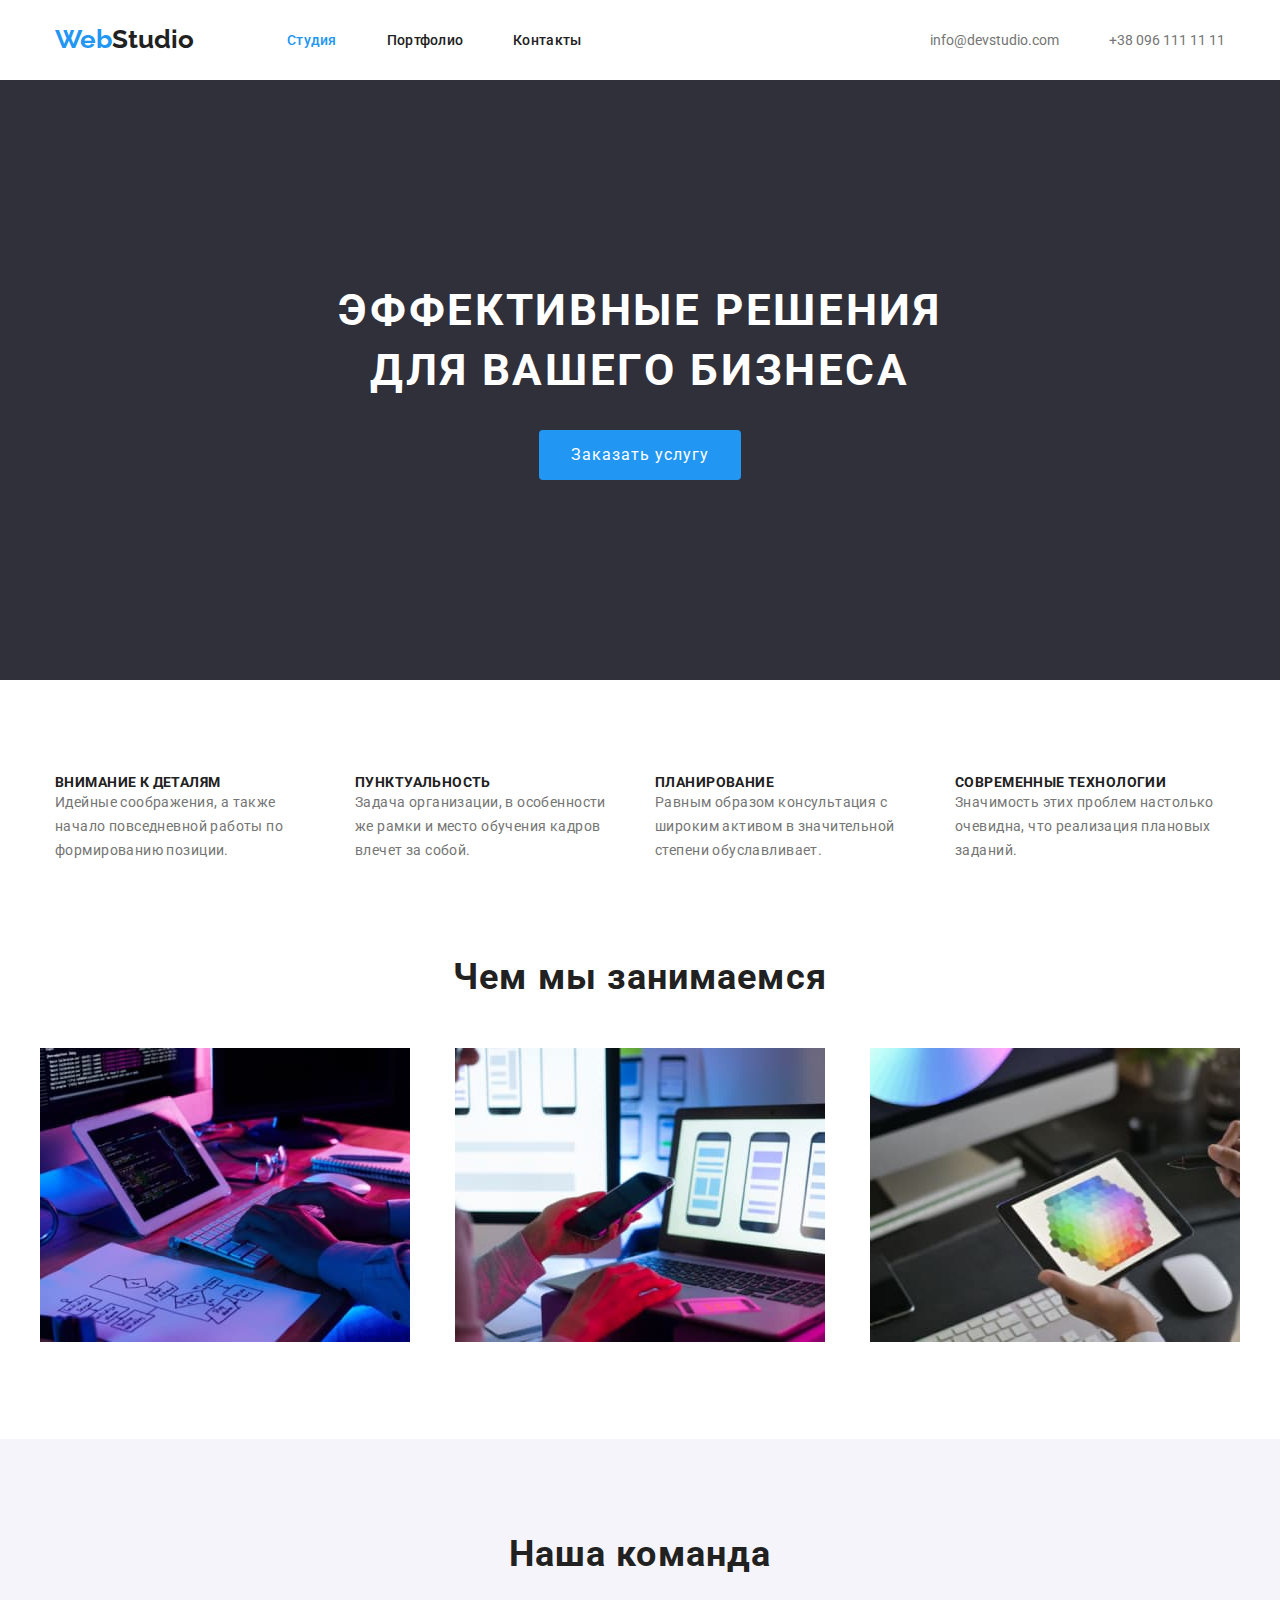
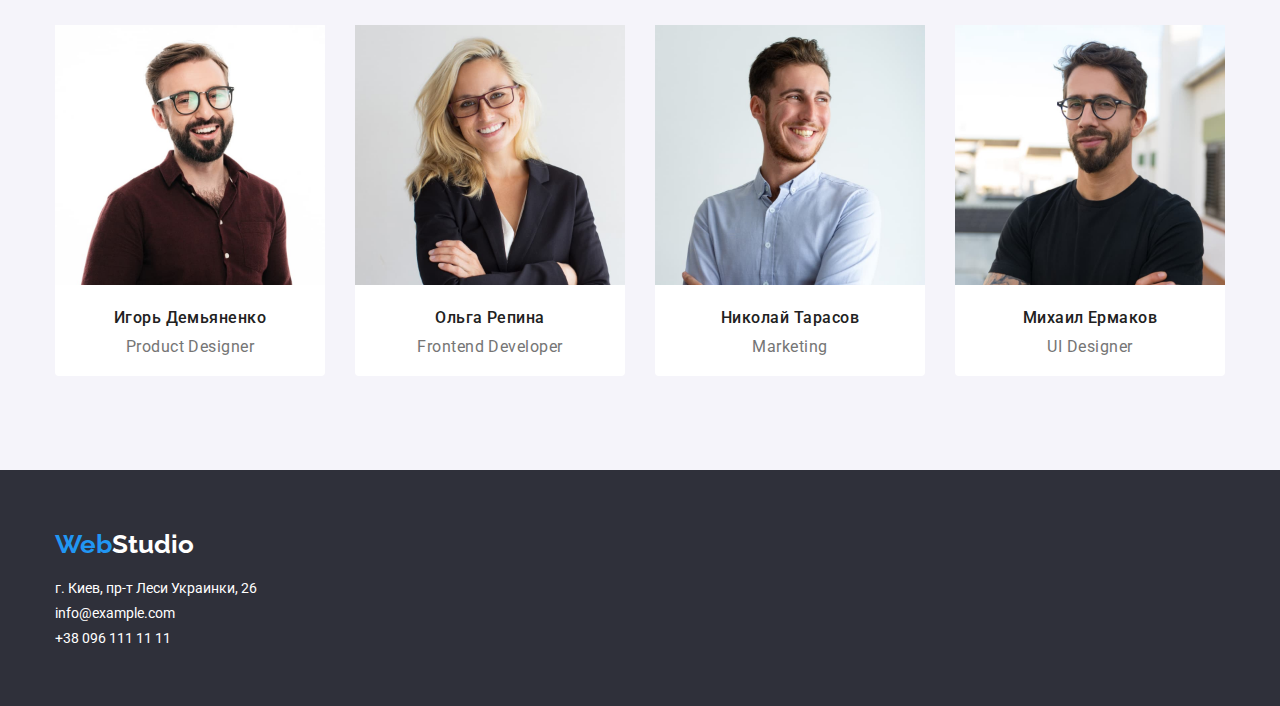
<file: index.html>
<!DOCTYPE html>
<html lang="en">

<head>
    <meta charset="UTF-8">
    <meta http-equiv="X-UA-Compatible" content="IE=edge">
    <meta name="viewport" content="width= , initial-scale=1.0">
    <title>WebStudio</title>
    <link
        href="https://fonts.googleapis.com/css2?family=Raleway:wght@400;500&family=Roboto:wght@400;500;700;900&display=swap"
        rel="stylesheet">
    <link rel="stylesheet"
        href="https://cdnjs.cloudflare.com/ajax/libs/modern-normalize/1.1.0/modern-normalize.min.css">
    <link rel="stylesheet" href="./css/styles.css">
</head>

<body>
    <!-- шапка сайта -->
    <header class="page-header">
        <div class="container container-header">
            <a href="#" class="logo"><span>Web</span>Studio</a>
            <nav class="nav-header">
                <ul class="nav-list">
                    <li class="nav-item"><a href="./index.html" class="nav-link current">Студия</a></li>
                    <li class="nav-item"><a href="./portfolio.html" class="nav-link">Портфолио</a></li>
                    <li class="nav-item"><a href="#" class="nav-link">Контакты</a></li>
                </ul>
            </nav>
            <ul class="contacts-list-header">
                <li class="contacts-list-item"><a href=" mailto:info@devstudio.com" class="contact-link">
                        info@devstudio.com</a></li>
                <li class="contacts-list-item"><a href=" tel:+380961111111" class="contact-link">+38 096 111 11 11</a>
                </li>
            </ul>
        </div>
    </header>
    <!-- главная страница -->
    <main class="section-main-container">
        <section class="main-section">
            <div class="container container-main">
                <h1 class="main-title">Эффективные решения для вашего бизнеса</h1>
                <button class="primary-button">Заказать услугу</button>
            </div>
        </section>

        </div>

        <!-- Информация -->
        <section class="info-container">
            <div class="container container-info">
                <ul class="info-list">
                    <li class="info-discription">
                        <h2 class="info-title">Внимание к деталям</h2>
                        <p class="info-item">Идейные соображения, а также начало повседневной работы по формированию
                            позиции.</p>
                    </li>

                    <li class="info-discription">
                        <h2 class="info-title">Пунктуальность</h2>
                        <p class="info-item">Задача организации, в особенности же рамки и место обучения кадров влечет
                            за
                            собой.</p>
                    </li>

                    <li class="info-discription">
                        <h2 class="info-title">Планирование</h2>
                        <p class="info-item">Равным образом консультация с широким активом в значительной степени
                            обуславливает.</p>
                    </li>

                    <li class="info-discription">
                        <h2 class="info-title">Современные технологии</h2>
                        <p class="info-item">Значимость этих проблем настолько очевидна, что реализация плановых
                            заданий.
                        </p>
                    </li>
                </ul>
            </div>

        </section>
        <!-- описание -->
        <section class="about-us">
            <div class="container container-about-us">
                <h2 class="title">Чем мы занимаемся</h2>
                <ul class="about-foto">
                    <li class="about-foto-card"><img src="./images/img2.jpg" alt="селфи фото" width="370"></li>
                    <li class="about-foto-card"><img src="./images/img3.jpg" alt="селфи фото" width="370"></li>
                    <li class="about-foto-card"><img src="./images/img1.jpg" alt="селфи фото" width="370"></li>
                </ul>
            </div>


        </section>
        <!-- команда -->
        <section class="team">
            <div class="container container-team">
                <h2 class="title">Наша команда</h2>
                <ul class="team-list">
                    <li class="team-card">
                        <img src="./images/img4.jpg" alt="селфи фото" width="270"></a>
                        <div class="team-discription">
                            <h3 class="team-name">Игорь Демьяненко</h3>
                            <p class="team-position">Product Designer</p>
                        </div>
                    </li>
                    <li class="team-card">
                        <img src="./images/img7.jpg" alt="селфи фото" width="270"></a>
                        <div class="team-discription">
                            <h3 class="team-name">Ольга Репина</h3>
                            <p class="team-position">Frontend Developer</p>
                        </div>

                    </li>
                    <li class="team-card">
                        <img src="./images/img6.jpg" alt="селфи фото" width="270"></a>
                        <div class="team-discription">
                            <h3 class="team-name">Николай Тарасов</h3>
                            <p class="team-position">Marketing</p>
                        </div>
                    </li>
                    <li class="team-card">
                        <img src="./images/img5.jpg" alt="селфи фото" width="270"></a>
                        <div class="team-discription">
                            <h3 class="team-name">Михаил Ермаков</h3>
                            <p class="team-position">UI Designer</p>
                        </div>
                    </li>
                </ul>
            </div>

        </section>

        <!-- подвал -->
        <footer class="footer-main">
            <div class="container container-footer">
                <a href="#" class="logo"><span>Web</span>Studio</a>
                <address class="address">
                    <ul class="contacts-list-footer">
                        <li class="link-footer"><a href="https://www.google.com/maps" class="map-link">г. Киев, пр-т
                                Леси
                                Украинки, 26</a></li>
                        <li class="link-footer"><a href="#" class="contact-link">info@example.com</a></li>
                        <li class="link-footer"><a href="tel:+380961111111" class="contact-link">+38 096 111 11 11</a>
                        </li>
                    </ul>
                </address>
            </div>
        </footer>
</body>

</html>
</file>
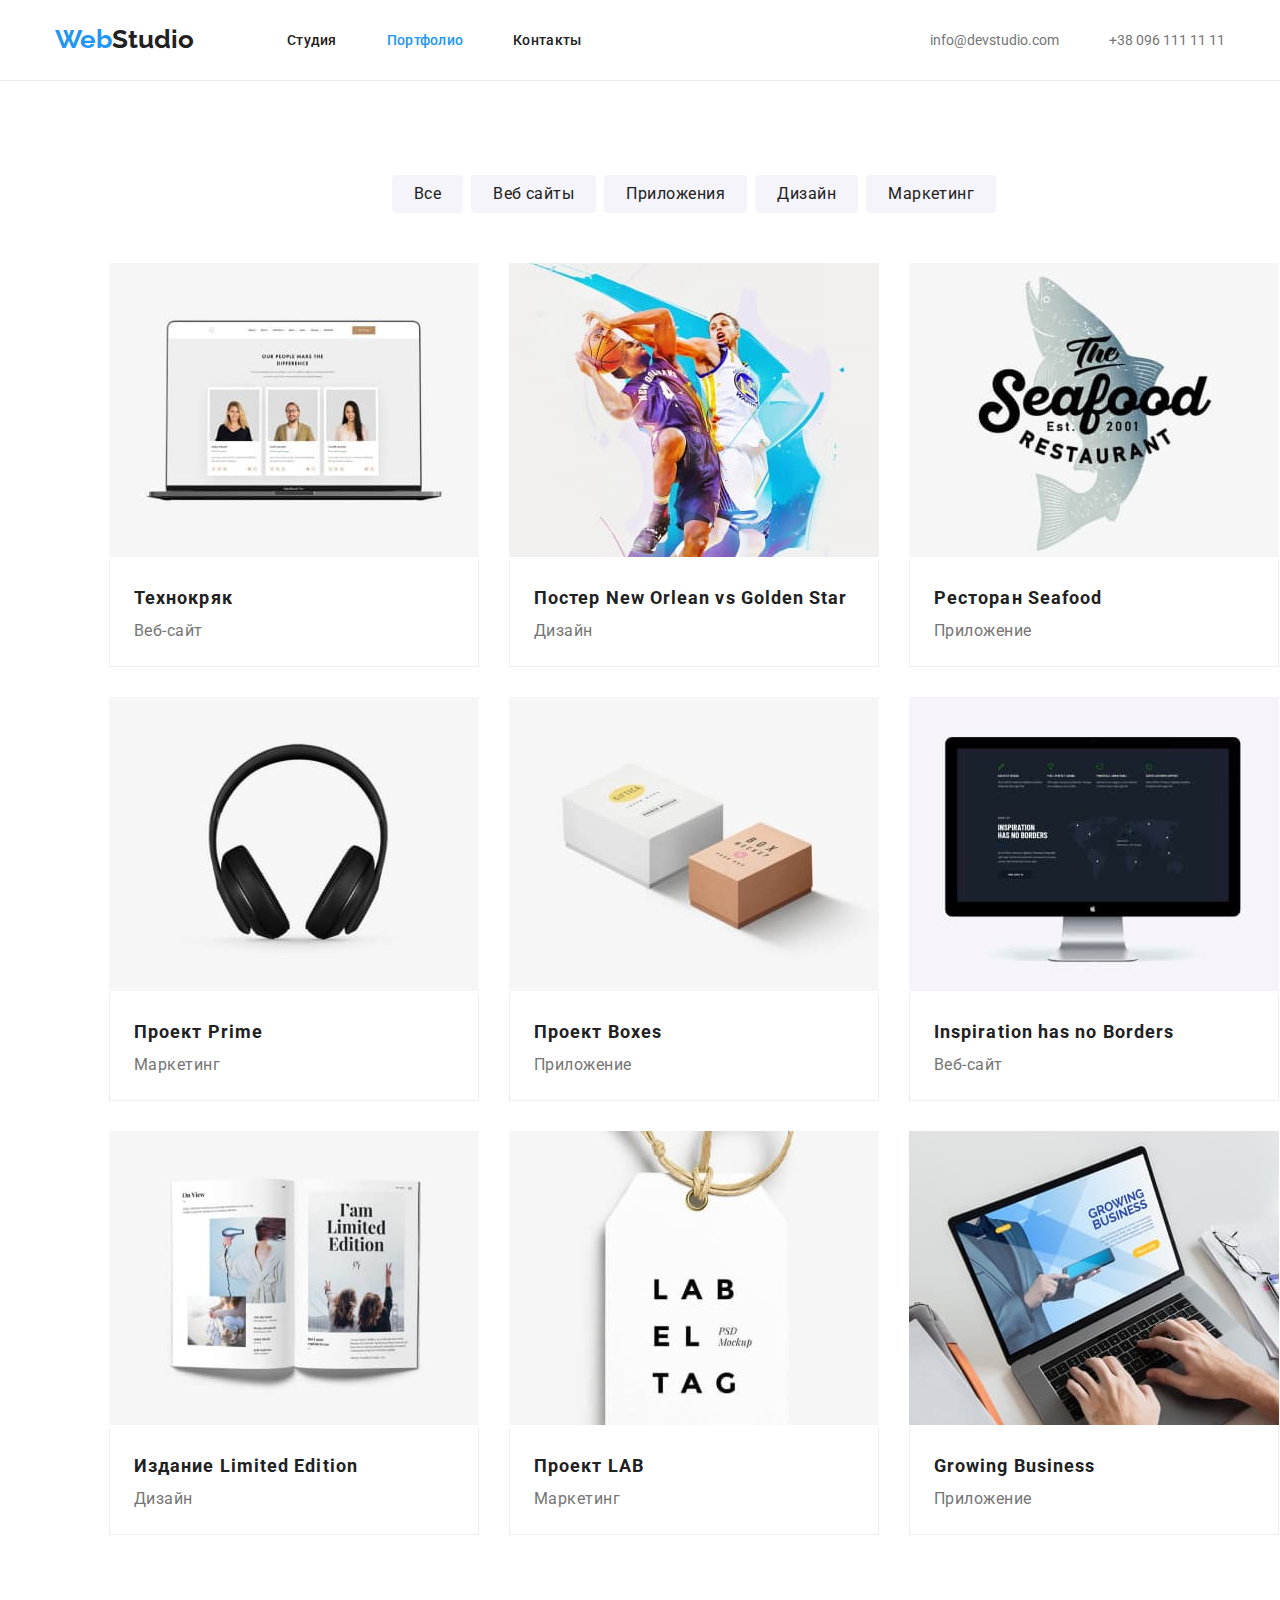
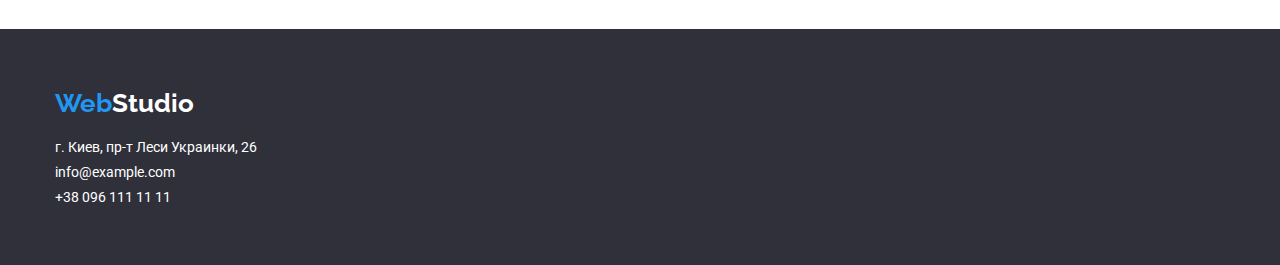
<file: portfolio.html>
<!DOCTYPE html>
<html lang="ru">

<head>
    <meta charset="UTF-8">
    <meta http-equiv="X-UA-Compatible" content="IE=edge">
    <meta name="viewport" content="width=device-width, initial-scale=1.0">
    <title>Portfolio</title>
    <link
        href="https://fonts.googleapis.com/css2?family=Raleway:wght@400;500&family=Roboto:wght@400;500;700;900&display=swap"
        rel="stylesheet">
    <link rel="stylesheet"
        href="https://cdnjs.cloudflare.com/ajax/libs/modern-normalize/1.1.0/modern-normalize.min.css">
    <link rel="stylesheet" href="./css/styles.css">
</head>

<body>
    <!-- шапка сайта -->
    <header class="page-header line">
        <div class="container container-header">
            <a href="#" class="logo"><span>Web</span>Studio</a>
            <nav class="nav-header">
                <ul class="nav-list">
                    <li class="nav-item"><a href="./index.html" class="nav-link">Студия</a></li>
                    <li class="nav-item"><a href="./portfolio.html" class="nav-link current">Портфолио</a></li>
                    <li class="nav-item"><a href="#" class="nav-link">Контакты</a></li>
                </ul>
            </nav>
            <ul class="contacts-list-header">
                <li class="contacts-list-item"><a href=" mailto:info@devstudio.com" class="contact-link">
                        info@devstudio.com</a></li>
                <li class="contacts-list-item"><a href=" tel:+380961111111" class="contact-link">+38 096 111 11 11</a>
                </li>
            </ul>
        </div>
    </header>
    <!-- портфолио -->
    <main>
        <section class="portfolio-section">
            <div class="container">
                <ul class="filter-button">
                    <li class="filter-item">
                        <button type="button" class="secondary-button current">Все</button></li>
                    <li class="filter-item">
                        <button type="button" class="secondary-button">Веб сайты</button></li>
                    <li class="filter-item">
                        <button type="button" class="secondary-button">Приложения</button></li>
                    <li class="filter-item">
                        <button type="button" class="secondary-button">Дизайн</button></li>
                    <li class="filter-item">
                        <button type="button" class="secondary-button">Маркетинг</button></li>
                </ul>
            </div>

            <!-- описание -->
            <div class="container">
                <ul class="portfolio-list">
                    <li class="portfolio-item-list">
                        <a href="#"><img src="./images/img (2) (1).jpg" alt="наша команда">
                            <div class="portfolio-item">
                                <h3 class="portfolio-item-title">Технокряк</h3>
                                <p class="portfolio-item-discription">Веб-сайт</p>
                            </div>
                        </a>

                    </li>
                    <li class="portfolio-item-list">
                        <a href="#"><img src="./images/img (3) (1).jpg" alt="баскетболисты">
                            <div class="portfolio-item">
                                <h3 class="portfolio-item-title">Постер New Orlean vs Golden Star</h3>
                                <p class="portfolio-item-discription">Дизайн</p>
                            </div>
                        </a>

                    </li>
                    <li class="portfolio-item-list">
                        <a href="#"><img src="./images/img (4).jpg" alt="рыбный ресторан">
                            <div class="portfolio-item">
                                <h3 class="portfolio-item-title">Ресторан Seafood</h3>
                                <p class="portfolio-item-discription">Приложение</p>
                            </div>
                        </a>

                    </li>
                    <li class="portfolio-item-list">
                        <a href="#"><img src="./images/img (5).jpg" alt="наушники">
                            <div class="portfolio-item">
                                <h3 class="portfolio-item-title">Проект Prime</h3>
                                <p class="portfolio-item-discription">Маркетинг</p>
                            </div>
                        </a>

                    </li>
                    <li class="portfolio-item-list">
                        <a href="#"><img src="./images/img (6).jpg" alt="коробки">
                            <div class="portfolio-item">
                                <h3 class="portfolio-item-title">Проект Boxes</h3>
                                <p class="portfolio-item-discription">Приложение</p>
                            </div>
                        </a>

                    </li>
                    <li class="portfolio-item-list">
                        <a href="#"><img src="./images/img (7).jpg" alt="монитор">
                            <div class="portfolio-item">
                                <h3 class="portfolio-item-title">Inspiration has no Borders</h3>
                                <p class="portfolio-item-discription">Веб-сайт</p>
                            </div>
                        </a>

                    </li>
                    <li class="portfolio-item-list">
                        <a href="#"><img src="./images/img (8).jpg" alt="книга">
                            <div class="portfolio-item">
                                <h3 class="portfolio-item-title">Издание Limited Edition</h3>
                                <p class="portfolio-item-discription">Дизайн</p>
                            </div>
                        </a>

                    </li>
                    <li class="portfolio-item-list">
                        <a href="#"><img src="./images/img (9).jpg" alt="бирка">
                            <div class="portfolio-item">
                                <h3 class="portfolio-item-title">Проект LAB</h3>
                                <p class="portfolio-item-discription">Маркетинг</p>
                            </div>
                        </a>

                    </li>
                    <li class="portfolio-item-list">
                        <a href="#"><img src="./images/img (10).jpg" alt="ноутбук">
                            <div class="portfolio-item">
                                <h3 class="portfolio-item-title">Growing Business</h3>
                                <p class="portfolio-item-discription">Приложение</p>
                            </div>
                        </a>

                    </li>

                </ul>
            </div>

        </section>
    </main>
    <!-- контакты -->
    <footer class="footer-main">
        <div class="container container-footer">
            <a href="#" class="logo"><span>Web</span>Studio</a>
            <address class="address">
                <ul class="contacts-list-footer">
                    <li class="link-footer"><a href="https://www.google.com/maps" class="map-link">г. Киев, пр-т Леси
                            Украинки, 26</a></li>
                    <li class="link-footer"><a href="#" class="contact-link">info@example.com</a></li>
                    <li class="link-footer"><a href="tel:+380961111111" class="contact-link">+38 096 111 11 11</a></li>
                </ul>
            </address>
        </div>
    </footer>
</body>

</html>
</file>
<file: css/styles.css>
:root {
  --background-color-team: #f5f4fa;
  --blue-color: #2196f3;
  --title-color: #ffffff;
  --primary-color: #ffffff;
  --secondary-color: #212121;
  --primary-background: #2f303a;
  --footer-color-design: #ececec;
  --border-portfolio: #eeeeee;

  --text-primary: #212121;
  --text-secondary: #757575;
  --text-btn: #ffffff;
}

body {
  font-family: "Roboto", Arial, sans-serif;
  font-size: 14px;
  color: var(--text-primary);
}

address {
  font-style: normal;
  margin-top: 20px;
}

a {
  text-decoration: none;
}

ul {
  list-style: none;
  margin: 0px;
  padding: 0px;
}

h1,
h2,
h3,
p {
  margin: 0;
  padding: 0;
}

/* контейнер страницы */
.container {
  width: 1200px;
  padding: 0 15px;
  margin: 0 auto;
}

/* старинца Студио */

.container-header {
  display: flex;
  align-items: center;
}

.line {
  border-bottom: 1px solid var(--footer-color-design);
}

.nav-header {
  margin-left: 93px;
}

.nav-list {
  display: flex;
}

.nav-item:not(:first-child) {
  margin-left: 50px;
}

/* страница портфолио */

.filter-item:not(:last-child) {
  display: flex;
  text-align: center;
  margin-right: 8px;
}

.filter-button {
  display: flex;
  justify-content: center;
  margin-bottom: 50px;
}

/* link navigation header */

.nav-link {
  display: block;
  padding: 32px 0;
  color: var(--text-primary);
  font-weight: 500;
  font-size: 14px;
  line-height: 16px;
  letter-spacing: 0.02em;
}

.nav-link:hover,
.current {
  color: var(--blue-color);
}

.main-section {
  padding: 200px 0;
  background-color: var(--primary-background);

  text-align: center;
}

.main-title {
  margin: auto;
  width: 696px;

  color: var(--title-color);
  font-size: 44px;
  line-height: 60px;
  letter-spacing: 0.06em;
  text-transform: uppercase;
}

.primary-button {
  padding: 10px 32px;
  margin-top: 30px;
  display: inline-block;
  border-radius: 4px;
  border: none;
  background-color: var(--blue-color);

  color: var(--text-btn);
  cursor: pointer;
  font-size: 16px;
  line-height: 30px;
  letter-spacing: 0.06em;
}

.logo {
  font-family: Raleway;
  font-size: 26px;
  font-weight: 700;

  color: var(--text-primary);
}

.logo span {
  color: var(--blue-color);
}

.contacts-list-header {
  display: flex;
  margin-left: auto;
}

.contacts-list-header .contacts-list-item + .contacts-list-item {
  margin-left: 50px;
}

.contact-link {
  color: var(--text-secondary);
  display: block;
}

.contact-link:hover {
  color: var(--blue-color);
}

.container-about-us {
  padding: 47px 0 94px;
}

.about-foto {
  display: flex;
  justify-content: space-between;
}

.team-card {
  background-color: var(--primary-color);
  border-radius: 0px 0px 4px 4px;
}

.title {
  margin-bottom: 50px;

  text-align: center;
  font-weight: 700;
  font-size: 36px;
  line-height: 42px;
  letter-spacing: 0.03em;
}

/* studio page */

.info-discription {
  width: 270px;
}

/* studio page */

.info-container {
  padding: 94px 0 47px;
}

.info-list {
  display: flex;
  justify-content: space-between;
}

.info-title {
  font-size: 14px;
  line-height: 16px;
  letter-spacing: 0.03em;
  text-transform: uppercase;
}

.info-item {
  color: var(--text-secondary);
  font-size: 14px;
  line-height: 24px;
  letter-spacing: 0.03em;
}

.team {
  background-color: var(--background-color-team);
  padding: 94px 0px;
}

.team-list {
  display: flex;
  justify-content: space-between;
}
.team-discription {
  padding: 20px 24px;
}

.team-name {
  margin-bottom: 10px;

  font-size: 16px;
  font-weight: 500;
  color: var(--text-primary);
  line-height: 19px;
  text-align: center;
  letter-spacing: 0.03em;
}

.team-position {
  color: var(--text-secondary);
  font-size: 16px;
  font-weight: 400;
  line-height: 19px;
  text-align: center;
  letter-spacing: 0.03em;
}

/* страница портфолио  */

.portfolio-section {
  padding: 94px;
}

.portfolio-item-discription {
  color: var(--text-secondary);
  font-weight: 400;
  font-size: 16px;
  line-height: 30px;
  letter-spacing: 0.03em;
}

.portfolio-item {
  padding: 20px 24px;
  border: 1px solid var(--border-portfolio);
  border-top: none;
  background-color: var(--primary-color);
}

.portfolio-item-title {
  color: var(--text-primary);
  font-size: 18px;
  line-height: 36px;
  letter-spacing: 0.06em;
}

.portfolio-item-list {
  width: 370px;
}

.portfolio-item-list:not(:nth-child(3n)) {
  margin-right: 30px;
}

.portfolio-item-list:not(:nth-child(-n + 3)) {
  margin-top: 30px;
}

.portfolio-list {
  display: flex;
  flex-wrap: wrap;
}

.secondary-button {
  padding: 6px 22px;
  list-style: none;
  color: var(--text-primary);
  background-color: var(--background-color-team);
  border-radius: 4px;
  border: none;
  cursor: pointer;

  font-size: 16px;
  line-height: 26px;
  text-align: center;
  letter-spacing: 0.03em;
}

.secondary-button:hover {
  color: var(--title-color);
  background-color: var(--blue-color);
}

/* подвал страницы */

.footer-main {
  background-color: var(--primary-background);
  padding: 60px 0;
}

.footer-main a {
  color: var(--title-color);
}

.link-footer:not(:first-child) {
  margin-top: 9px;
}
</file>
